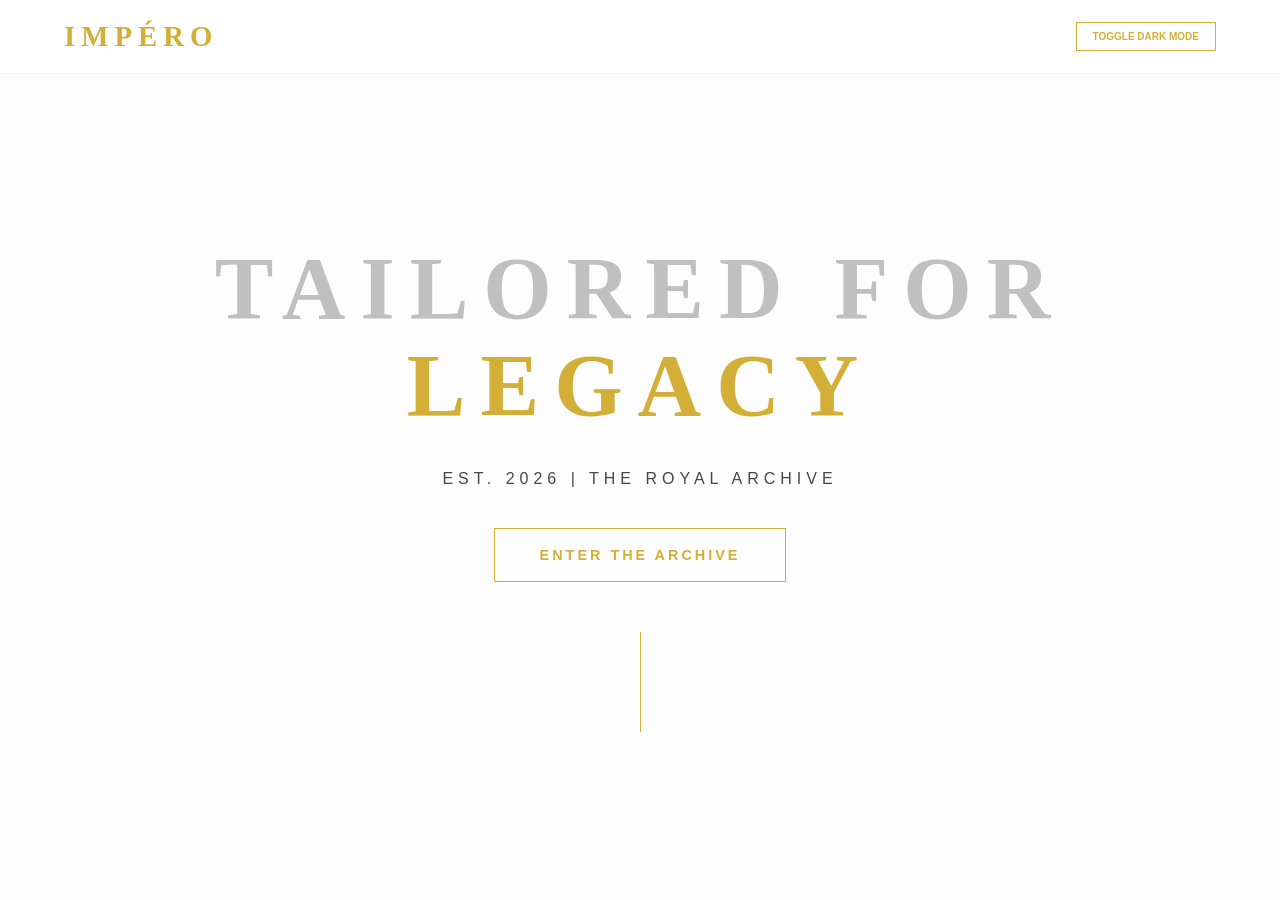
<file: index.html>
<!DOCTYPE html>
<html lang="en">
<head>
    <meta charset="UTF-8">
    <meta name="viewport" content="width=device-width, initial-scale=1.0">
    <title>IMPÉRO | Tailored for Legacy</title>
    <style>
        :root {
            --bg-color: #FDFDFD;
            --text-color: #1A1A1A;
            --majestic-gold: #D4AF37;
            --majestic-silver: #C0C0C0;
            --soft-ivory: #F9F6F0;
            --nav-bg: #ffffff;
        }

        /* DARK MODE OVERRIDE */
        #dark-mode-toggle:checked ~ .app-content {
            --bg-color: #0A0A0A;
            --text-color: #FDFDFD;
            --soft-ivory: #1A1A1A;
            --nav-bg: #111111;
        }

        #dark-mode-toggle { display: none; }

        body {
            margin: 0;
            font-family: 'Montserrat', sans-serif;
            background-color: var(--bg-color);
            color: var(--text-color);
            transition: 0.4s ease;
            overflow-x: hidden;
        }

        /* NAVIGATION */
        .navbar {
            display: flex;
            justify-content: space-between;
            align-items: center;
            padding: 20px 5%;
            background: var(--nav-bg);
            border-bottom: 1px solid var(--soft-ivory);
            position: fixed;
            width: 90%;
            top: 0;
            z-index: 1000;
        }

        .logo {
            font-family: 'Playfair Display', serif;
            font-size: 1.8rem;
            color: var(--majestic-gold);
            text-decoration: none;
            font-weight: bold;
            letter-spacing: 6px;
        }

        .toggle-label {
            cursor: pointer;
            padding: 8px 16px;
            border: 1px solid var(--majestic-gold);
            font-size: 10px;
            font-weight: bold;
            text-transform: uppercase;
            color: var(--majestic-gold);
        }

        /* HERO SECTION */
        .hero {
            height: 100vh;
            display: flex;
            flex-direction: column;
            justify-content: center;
            align-items: center;
            text-align: center;
            padding: 0 20px;
        }

        .motto {
            font-family: 'Playfair Display', serif;
            font-size: 5.5rem; /* Massive size */
            text-transform: uppercase;
            letter-spacing: 15px;
            margin-bottom: 20px;
            font-weight: 900;
            line-height: 1.1;
        }

        .motto .silver { color: var(--majestic-silver); }
        .motto .gold { color: var(--majestic-gold); }

        .sub-motto {
            font-size: 1rem;
            letter-spacing: 5px;
            text-transform: uppercase;
            margin-bottom: 40px;
            opacity: 0.8;
        }

        /* CALL TO ACTION */
        .cta-button {
            text-decoration: none;
            padding: 18px 45px;
            border: 1px solid var(--majestic-gold);
            color: var(--majestic-gold);
            font-size: 0.9rem;
            font-weight: bold;
            letter-spacing: 3px;
            text-transform: uppercase;
            transition: 0.5s;
            background: transparent;
        }

        .cta-button:hover {
            background: var(--majestic-gold);
            color: white;
            box-shadow: 0 0 20px rgba(212, 175, 55, 0.5);
        }

        /* DECORATIVE ELEMENT */
        .gold-line {
            width: 1px;
            height: 100px;
            background: var(--majestic-gold);
            margin-top: 50px;
        }

        @media (max-width: 768px) {
            .motto { font-size: 2.5rem; letter-spacing: 5px; }
        }
    </style>
</head>
<body>

    <input type="checkbox" id="dark-mode-toggle">

    <div class="app-content">
        <nav class="navbar">
            <a href="index.html" class="logo">IMPÉRO</a>
            <label for="dark-mode-toggle" class="toggle-label">Toggle Dark Mode</label>
        </nav>

        <section class="hero">
            <h1 class="motto">
                <span class="silver">Tailored for</span><br>
                <span class="gold">Legacy</span>
            </h1>
            
            <p class="sub-motto">Est. 2026 | The Royal Archive</p>

            <a href="explorer.html" class="cta-button">Enter The Archive</a>

            <div class="gold-line"></div>
        </section>
    </div>

</body>
</html>
</file>
